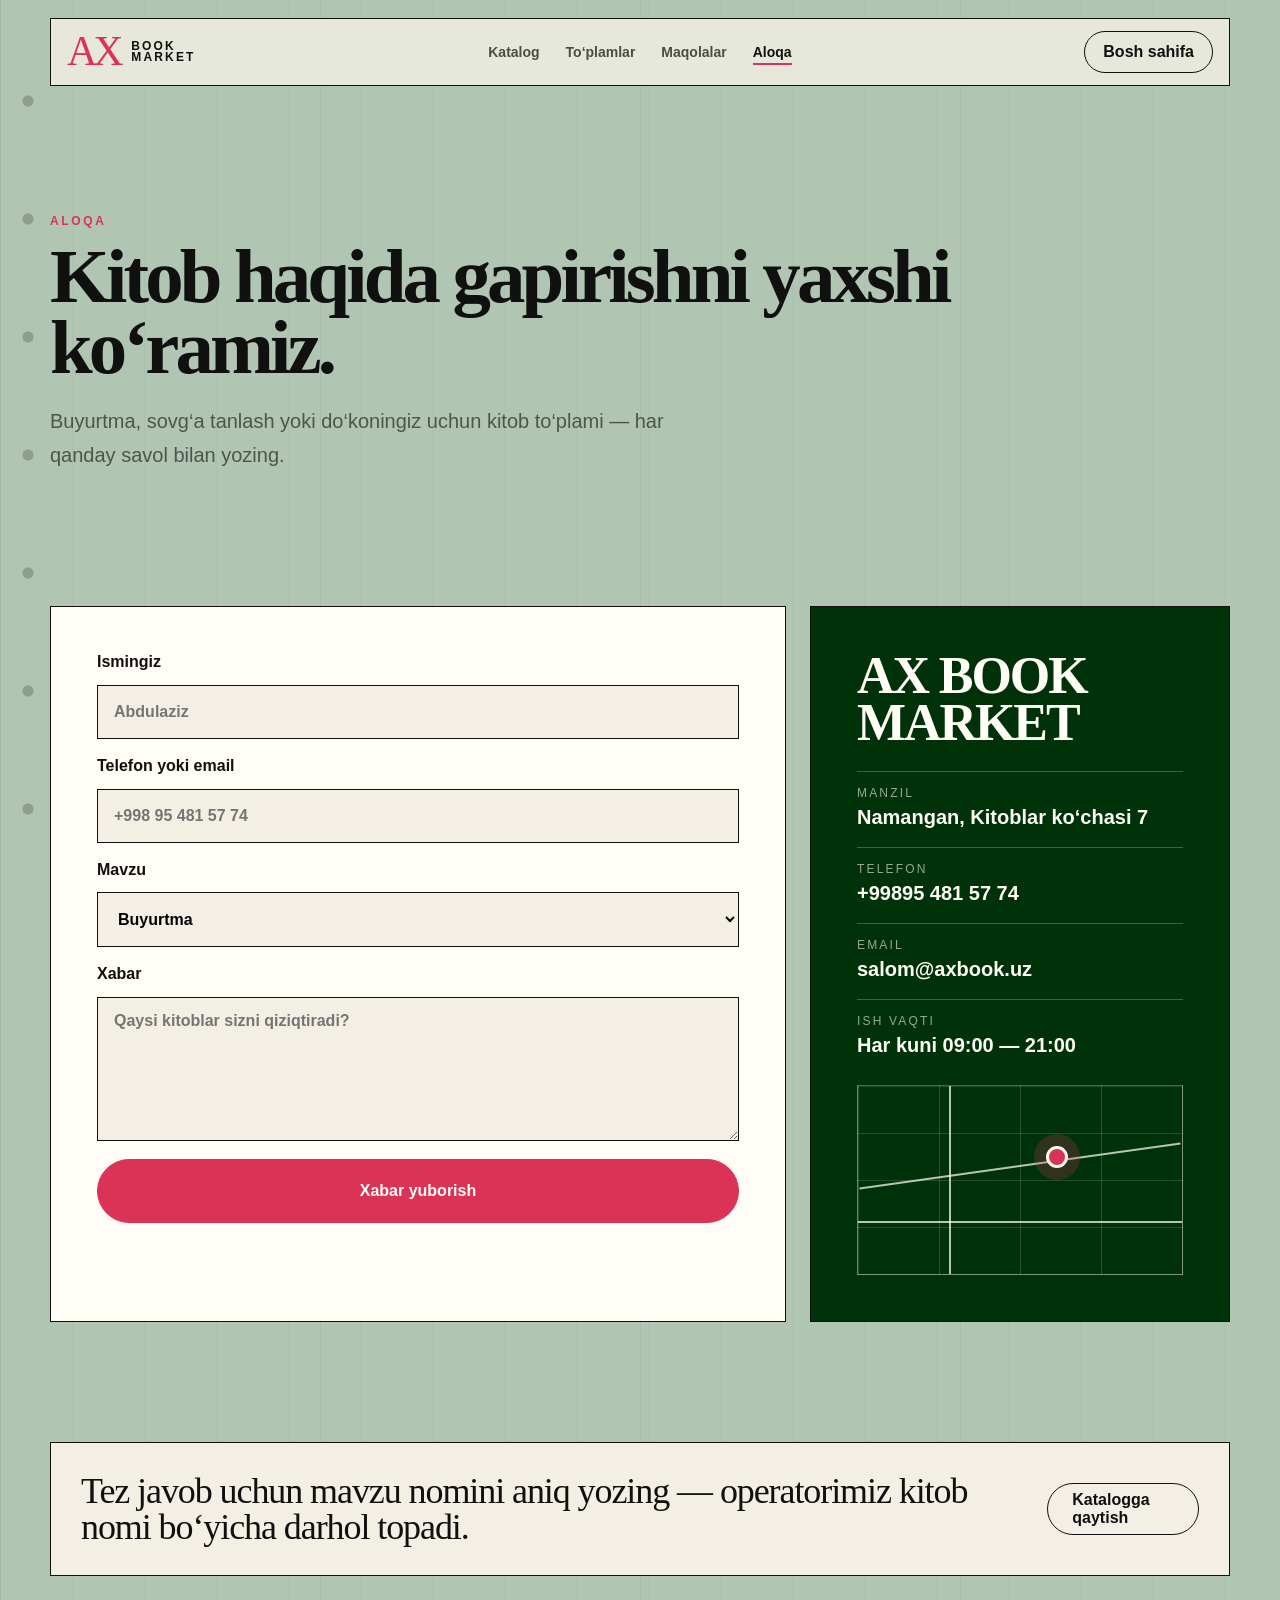
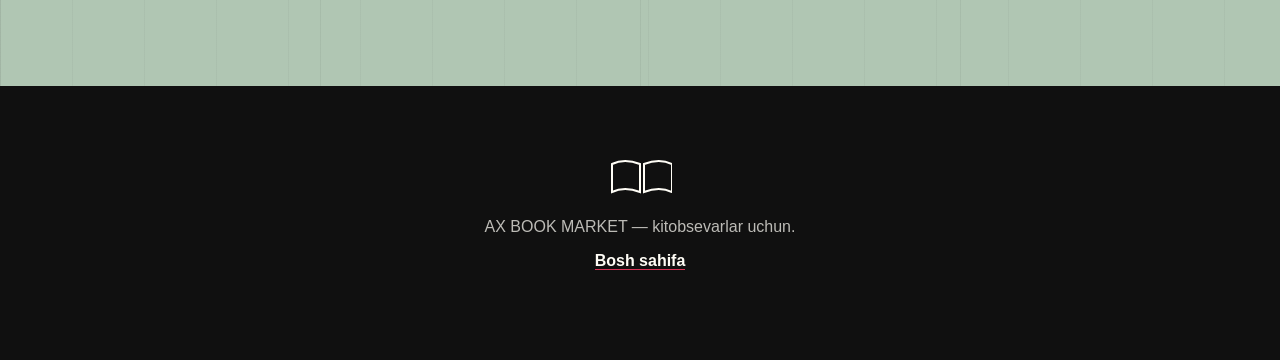
<file: contact.html>
<!DOCTYPE html>
<html lang="uz">
<head>
  <meta charset="UTF-8" />
  <meta name="viewport" content="width=device-width, initial-scale=1.0" />
  <link rel="icon" href="axicon.png" />
  <meta name="description" content="AX BOOK MARKET aloqa sahifasi — buyurtma, taklif va hamkorlik uchun yozing." />
  <title>Aloqa — AX BOOK MARKET</title>
  <link rel="stylesheet" href="style.css" />
</head>
<body class="is-opening">
  <div class="opening opening--short" aria-hidden="true">
    <div class="opening__mark">AX</div>
    <div class="opening__curtain opening__curtain--top"></div>
    <div class="opening__curtain opening__curtain--bottom"></div>
  </div>

  <header class="site-header" data-header>
    <a class="brand" href="index.html" aria-label="AX BOOK MARKET bosh sahifa">
      <span class="brand__sig">AX</span>
      <span class="brand__text">BOOK<br />MARKET</span>
    </a>
    <nav class="main-nav" aria-label="Asosiy navigatsiya">
      <a href="index.html#catalog">Katalog</a>
      <a href="index.html#collections">To‘plamlar</a>
      <a href="index.html#editorial">Maqolalar</a>
      <a href="contact.html" aria-current="page">Aloqa</a>
    </nav>
    <div class="header-actions">
      <a class="button button--small" href="index.html">Bosh sahifa</a>
      <button class="menu-toggle" type="button" data-menu-toggle aria-label="Menyuni ochish"><span></span><span></span></button>
    </div>
  </header>

  <div class="mobile-menu" data-mobile-menu>
    <a href="index.html#catalog">Katalog</a>
    <a href="index.html#collections">To‘plamlar</a>
    <a href="index.html#editorial">Maqolalar</a>
    <a href="contact.html">Aloqa</a>
  </div>

  <main class="contact-page">
    <section class="contact-hero">
      <p class="eyebrow reveal-up">Aloqa</p>
      <h1 class="reveal-up">Kitob haqida gapirishni yaxshi ko‘ramiz.</h1>
      <p class="reveal-up">Buyurtma, sovg‘a tanlash yoki do‘koningiz uchun kitob to‘plami — har qanday savol bilan yozing.</p>
    </section>

    <section class="contact-grid section-pad">
      <form class="contact-form reveal-up" data-contact-form>
        <label>Ismingiz
          <input type="text" name="name" required placeholder="Abdulaziz" />
        </label>
        <label>Telefon yoki email
          <input type="text" name="contact" required placeholder="+998 95 481 57 74" />
        </label>
        <label>Mavzu
          <select name="topic">
            <option>Buyurtma</option>
            <option>Sovg‘a tanlash</option>
            <option>Hamkorlik</option>
            <option>Boshqa savol</option>
          </select>
        </label>
        <label>Xabar
          <textarea name="message" rows="6" required placeholder="Qaysi kitoblar sizni qiziqtiradi?"></textarea>
        </label>
        <button class="button button--primary" type="submit">Xabar yuborish</button>
        <p data-contact-message aria-live="polite"></p>
      </form>

      <aside class="contact-card reveal-up">
        <h2>AX BOOK MARKET</h2>
        <dl>
          <div><dt>Manzil</dt><dd>Namangan, Kitoblar ko‘chasi 7</dd></div>
          <div><dt>Telefon</dt><dd>+99895 481 57 74</dd></div>
          <div><dt>Email</dt><dd>salom@axbook.uz</dd></div>
          <div><dt>Ish vaqti</dt><dd>Har kuni 09:00 — 21:00</dd></div>
        </dl>
        <div class="mini-map" aria-label="Dekorativ xarita">
          <span></span><span></span><span></span><i></i>
        </div>
      </aside>
    </section>

    <section class="contact-strip">
      <p class="reveal-up">Tez javob uchun mavzu nomini aniq yozing — operatorimiz kitob nomi bo‘yicha darhol topadi.</p>
      <a class="button button--ghost reveal-up" href="index.html#catalog">Katalogga qaytish</a>
    </section>
  </main>

  <footer class="site-footer">
    <div class="footer-book" aria-hidden="true">
      <svg viewBox="0 0 64 40"><path d="M4 8c8-4 18-4 28 0v28c-10-4-20-4-28 0V8Zm60 0c-8-4-18-4-28 0v28c10-4 20-4 28 0V8ZM32 8v28" fill="none" stroke="currentColor" stroke-width="2"/></svg>
    </div>
    <p>AX BOOK MARKET — kitobsevarlar uchun.</p>
    <a href="index.html">Bosh sahifa</a>
  </footer>

  <div class="toast" data-toast>Xabaringiz qabul qilindi.</div>
  <script src="script.js" defer></script>
</body>
</html>
</file>
<file: style.css>
:root {
  --sage: #b0c6b3;
  --sage-soft: #c7d4c8;
  --paper: #f3efe4;
  --cream: #fffdf6;
  --ink: #101010;
  --muted: rgba(16, 16, 16, 0.62);
  --line: rgba(16, 16, 16, 0.16);
  --crimson: #db3356;
  --forest: #00320a;
  --shadow: 0 26px 60px rgba(0, 0, 0, 0.22);
  --book-shadow: 8px 10px 0 rgba(0, 0, 0, 0.18);
  --serif: Georgia, "Times New Roman", serif;
  --sans: Inter, ui-sans-serif, -apple-system, BlinkMacSystemFont, "Segoe UI",
    sans-serif;
  --radius: 22px;
}

* {
  box-sizing: border-box;
}
html {
  scroll-behavior: smooth;
}
body {
  margin: 0;
  color: var(--ink);
  background: linear-gradient(
        90deg,
        rgba(16, 16, 16, 0.055) 1px,
        transparent 1px
      )
      0 0 / 25% 100%,
    linear-gradient(90deg, rgba(16, 16, 16, 0.035) 1px, transparent 1px) 0 0 /
      72px 100%,
    var(--sage);
  font-family: var(--sans);
  overflow-x: hidden;
}
body::before {
  content: "";
  position: fixed;
  inset: 0 auto 0 22px;
  width: 12px;
  background: radial-gradient(circle, var(--ink) 0 5px, transparent 6px) 0 42px /
    12px 118px repeat-y;
  opacity: 0.22;
  pointer-events: none;
  z-index: 0;
}
img {
  display: block;
  max-width: 100%;
}
a {
  color: inherit;
  text-decoration: none;
}
button,
input,
textarea,
select {
  font: inherit;
}
button {
  cursor: pointer;
}
main,
header,
footer {
  position: relative;
  z-index: 1;
}

.opening {
  position: fixed;
  inset: 0;
  z-index: 100;
  pointer-events: none;
  display: grid;
  place-items: center;
}
.opening__curtain {
  position: absolute;
  left: 0;
  width: 100%;
  height: 50.5%;
  background: var(--forest);
  transition: transform 0.9s cubic-bezier(0.77, 0, 0.18, 1);
}
.opening__curtain--top {
  top: 0;
  transform-origin: top;
}
.opening__curtain--bottom {
  bottom: 0;
  transform-origin: bottom;
}
.opening__mark {
  position: relative;
  z-index: 2;
  color: var(--cream);
  font-family: var(--serif);
  font-size: clamp(64px, 12vw, 168px);
  line-height: 0.8;
  letter-spacing: -0.08em;
  opacity: 0;
  transform: translateY(18px);
  transition: opacity 0.4s ease, transform 0.4s ease;
}
body.is-opening .opening__mark {
  opacity: 1;
  transform: translateY(0);
}
body.is-open .opening__curtain--top {
  transform: scaleY(0);
}
body.is-open .opening__curtain--bottom {
  transform: scaleY(0);
}
body.is-open .opening__mark {
  opacity: 0;
  transform: translateY(-18px);
  transition-delay: 0.15s;
}
body.is-open .opening {
  visibility: hidden;
  transition: visibility 0s 1s;
}

.site-header {
  position: fixed;
  top: 18px;
  left: 50%;
  transform: translateX(-50%);
  width: min(1180px, calc(100% - 36px));
  display: flex;
  align-items: center;
  justify-content: space-between;
  gap: 24px;
  padding: 12px 16px;
  border: 1px solid var(--ink);
  background: rgba(243, 239, 228, 0.82);
  backdrop-filter: blur(14px);
  z-index: 50;
  transition: background 0.3s ease, transform 0.3s ease, box-shadow 0.3s ease;
}
.site-header.is-scrolled {
  background: rgba(255, 253, 246, 0.94);
  box-shadow: 0 16px 40px rgba(0, 0, 0, 0.14);
}
.brand {
  display: flex;
  align-items: center;
  gap: 12px;
  line-height: 0.9;
}
.brand__sig {
  font-family: var(--serif);
  font-size: 42px;
  letter-spacing: -0.1em;
  color: var(--crimson);
}
.brand__text {
  font-size: 12px;
  font-weight: 800;
  letter-spacing: 0.18em;
}
.main-nav {
  display: flex;
  gap: 26px;
  font-size: 14px;
  font-weight: 700;
}
.main-nav a {
  position: relative;
  opacity: 0.72;
  transition: opacity 0.2s ease;
}
.main-nav a::after {
  content: "";
  position: absolute;
  left: 0;
  bottom: -5px;
  width: 100%;
  height: 2px;
  background: var(--crimson);
  transform: scaleX(0);
  transform-origin: left;
  transition: transform 0.24s ease;
}
.main-nav a:hover,
.main-nav a[aria-current="page"] {
  opacity: 1;
}
.main-nav a:hover::after,
.main-nav a[aria-current="page"]::after {
  transform: scaleX(1);
}
.header-actions {
  display: flex;
  align-items: center;
  gap: 10px;
}
.icon-button,
.cart-button,
.menu-toggle {
  border: 1px solid var(--ink);
  background: transparent;
  color: var(--ink);
  min-height: 42px;
  transition: background 0.2s ease, color 0.2s ease, transform 0.2s ease;
}
.icon-button:hover,
.cart-button:hover,
.menu-toggle:hover {
  background: var(--ink);
  color: var(--cream);
  transform: translateY(-2px);
}
.icon-button {
  width: 42px;
  display: grid;
  place-items: center;
  border-radius: 999px;
}
.icon-button svg {
  width: 19px;
  height: 19px;
  fill: currentColor;
}
.cart-button {
  display: flex;
  align-items: center;
  gap: 8px;
  padding: 0 12px 0 16px;
  border-radius: 999px;
  font-weight: 800;
}
.cart-button b {
  display: grid;
  place-items: center;
  min-width: 24px;
  height: 24px;
  border-radius: 999px;
  background: var(--crimson);
  color: var(--cream);
  font-size: 12px;
}
.menu-toggle {
  display: none;
  width: 44px;
  border-radius: 999px;
  position: relative;
}
.menu-toggle span {
  position: absolute;
  left: 12px;
  right: 12px;
  height: 2px;
  background: currentColor;
  transition: transform 0.25s ease, top 0.25s ease;
}
.menu-toggle span:first-child {
  top: 16px;
}
.menu-toggle span:last-child {
  top: 25px;
}
body.menu-open .menu-toggle span:first-child {
  top: 21px;
  transform: rotate(45deg);
}
body.menu-open .menu-toggle span:last-child {
  top: 21px;
  transform: rotate(-45deg);
}

.mobile-menu {
  position: fixed;
  inset: 86px 18px auto 18px;
  z-index: 49;
  background: var(--forest);
  color: var(--cream);
  border: 1px solid var(--ink);
  padding: 26px;
  display: grid;
  gap: 18px;
  font-family: var(--serif);
  font-size: 30px;
  transform: translateY(-16px);
  opacity: 0;
  visibility: hidden;
  transition: 0.28s ease;
}
body.menu-open .mobile-menu {
  transform: translateY(0);
  opacity: 1;
  visibility: visible;
}

.search-panel {
  position: fixed;
  top: 88px;
  left: 50%;
  transform: translate(-50%, -12px);
  width: min(680px, calc(100% - 36px));
  background: var(--cream);
  border: 1px solid var(--ink);
  box-shadow: var(--shadow);
  padding: 18px;
  z-index: 48;
  opacity: 0;
  visibility: hidden;
  transition: 0.25s ease;
}
body.search-open .search-panel {
  opacity: 1;
  visibility: visible;
  transform: translate(-50%, 0);
}
.search-panel label {
  display: block;
  font-weight: 900;
  margin-bottom: 8px;
}
.search-panel input {
  width: 100%;
  border: 0;
  border-bottom: 1px solid var(--ink);
  background: transparent;
  padding: 10px 0;
  outline: none;
  font-size: 20px;
}
.search-panel p {
  color: var(--muted);
  margin: 8px 0 0;
}

.hero {
  min-height: 100vh;
  display: grid;
  grid-template-columns: minmax(0, 1.05fr) minmax(340px, 0.75fr);
  align-items: center;
  gap: 30px;
  padding: 150px max(28px, calc((100vw - 1180px) / 2)) 70px;
  position: relative;
  overflow: hidden;
}
.hero__grid-lines {
  position: absolute;
  inset: 0;
  background: linear-gradient(rgba(16, 16, 16, 0.08) 1px, transparent 1px) 0 0 /
      100% 25%,
    linear-gradient(90deg, rgba(16, 16, 16, 0.05) 1px, transparent 1px) 0 0 /
      12.5% 100%;
  mask-image: linear-gradient(to bottom, black, transparent 88%);
  pointer-events: none;
}
.eyebrow {
  margin: 0 0 14px;
  font-size: 12px;
  font-weight: 900;
  letter-spacing: 0.22em;
  text-transform: uppercase;
  color: var(--crimson);
}
.hero__title {
  margin: 0;
  font-family: var(--serif);
  font-size: clamp(58px, 10vw, 156px);
  line-height: 0.78;
  letter-spacing: -0.075em;
  max-width: 11ch;
}
.title-line {
  display: block;
  overflow: hidden;
}
.title-line span {
  display: inline-block;
  transform: translateY(110%);
  transition: transform 0.9s cubic-bezier(0.19, 1, 0.22, 1);
}
body.is-open .title-line:nth-child(1) span {
  transform: translateY(0);
  transition-delay: 0.18s;
}
body.is-open .title-line:nth-child(2) span {
  transform: translateY(0);
  transition-delay: 0.3s;
}
body.is-open .title-line:nth-child(3) span {
  transform: translateY(0);
  transition-delay: 0.42s;
}
.title-line--indent {
  margin-left: clamp(28px, 8vw, 140px);
}
.title-line--accent {
  color: transparent;
  -webkit-text-stroke: 2px var(--ink);
}
.hero__lead {
  max-width: 520px;
  font-size: 19px;
  line-height: 1.65;
  color: var(--muted);
  margin: 30px 0 0;
}
.hero__actions {
  display: flex;
  flex-wrap: wrap;
  gap: 12px;
  margin-top: 34px;
}
.button {
  display: inline-flex;
  align-items: center;
  justify-content: center;
  gap: 10px;
  min-height: 52px;
  padding: 0 24px;
  border-radius: 999px;
  border: 1px solid var(--ink);
  font-weight: 900;
  transition: transform 0.2s ease, box-shadow 0.2s ease, background 0.2s ease,
    color 0.2s ease;
}
.button:hover {
  transform: translateY(-3px);
  box-shadow: 6px 8px 0 rgba(16, 16, 16, 0.2);
}
.button--primary {
  background: var(--crimson);
  color: var(--cream);
  border-color: var(--crimson);
}
.button--ghost {
  background: transparent;
}
.button--small {
  min-height: 42px;
  padding: 0 18px;
}
.hero__books {
  position: relative;
  min-height: 560px;
}
.float-book {
  position: absolute;
  margin: 0;
  width: min(250px, 42vw);
  padding: 14px;
  background: var(--cream);
  border: 1px solid var(--ink);
  box-shadow: var(--book-shadow);
  will-change: transform;
}
.float-book img {
  width: 100%;
  aspect-ratio: 3 / 4.2;
  object-fit: cover;
  border: 1px solid var(--line);
}
.float-book--one {
  top: 4%;
  left: 2%;
  transform: rotate(-8deg);
}
.float-book--two {
  top: 22%;
  right: 0;
  width: min(290px, 48vw);
  transform: rotate(6deg);
  z-index: 2;
}
.float-book--three {
  bottom: 2%;
  left: 16%;
  transform: rotate(9deg);
}
.scroll-cue {
  position: absolute;
  left: 50%;
  bottom: 24px;
  transform: translateX(-50%);
  display: flex;
  flex-direction: column;
  align-items: center;
  gap: 8px;
  color: var(--muted);
  font-size: 12px;
  letter-spacing: 0.18em;
  text-transform: uppercase;
}
.scroll-cue i {
  width: 1px;
  height: 44px;
  background: var(--ink);
  position: relative;
  overflow: hidden;
}
.scroll-cue i::after {
  content: "";
  position: absolute;
  left: 0;
  top: -100%;
  width: 100%;
  height: 100%;
  background: var(--crimson);
  animation: cue 1.6s infinite;
}
@keyframes cue {
  to {
    top: 100%;
  }
}

.ticker {
  border-block: 1px solid var(--ink);
  background: var(--forest);
  color: var(--cream);
  overflow: hidden;
  padding: 16px 0;
}
.ticker__track {
  display: flex;
  width: max-content;
  gap: 46px;
  animation: ticker 24s linear infinite;
}
.ticker__track span {
  font-family: var(--serif);
  font-size: clamp(22px, 3vw, 42px);
  white-space: nowrap;
}
@keyframes ticker {
  to {
    transform: translateX(-50%);
  }
}

.section-pad {
  padding: 120px max(28px, calc((100vw - 1180px) / 2));
}
.section-head {
  max-width: 820px;
  margin-bottom: 52px;
}
.section-head h2,
.newsletter h2,
.contact-hero h1 {
  margin: 0;
  font-family: var(--serif);
  font-size: clamp(42px, 6vw, 86px);
  line-height: 0.92;
  letter-spacing: -0.05em;
}
.section-head--split {
  max-width: none;
  display: flex;
  align-items: end;
  justify-content: space-between;
  gap: 24px;
}
.intro__grid {
  display: grid;
  grid-template-columns: 1.4fr repeat(3, 0.7fr);
  gap: 1px;
  background: var(--ink);
  border: 1px solid var(--ink);
}
.intro__big,
.intro__note {
  margin: 0;
  background: var(--paper);
  padding: clamp(24px, 4vw, 48px);
  min-height: 260px;
}
.intro__big {
  font-family: var(--serif);
  font-size: clamp(26px, 3.5vw, 44px);
  line-height: 1.08;
  letter-spacing: -0.03em;
}
.intro__note {
  display: flex;
  flex-direction: column;
  justify-content: space-between;
}
.intro__note b {
  font-family: var(--serif);
  font-size: clamp(44px, 6vw, 88px);
  line-height: 0.9;
  color: var(--crimson);
}
.intro__note span {
  color: var(--muted);
  line-height: 1.5;
}
.intro__note--dark {
  background: var(--forest);
  color: var(--cream);
}
.intro__note--dark span {
  color: rgba(255, 253, 246, 0.72);
}

.collection-row {
  display: grid;
  grid-template-columns: 1.1fr 0.9fr 1fr;
  gap: 18px;
  align-items: stretch;
}
.collection-card {
  border: 1px solid var(--ink);
  background: var(--cream);
  padding: clamp(24px, 4vw, 44px);
  min-height: 380px;
  display: flex;
  flex-direction: column;
  justify-content: space-between;
  transition: transform 0.3s ease, box-shadow 0.3s ease;
}
.collection-card:hover {
  transform: translateY(-10px) rotate(-1deg);
  box-shadow: var(--book-shadow);
}
.collection-card span {
  font-family: var(--serif);
  font-size: 72px;
  line-height: 0.8;
  color: transparent;
  -webkit-text-stroke: 1px var(--ink);
}
.collection-card h3 {
  font-family: var(--serif);
  font-size: clamp(34px, 4vw, 58px);
  line-height: 0.92;
  margin: 0;
  letter-spacing: -0.04em;
}
.collection-card p {
  color: var(--muted);
  line-height: 1.6;
}
.collection-card--red {
  background: var(--crimson);
  color: var(--cream);
  transform: translateY(42px);
}
.collection-card--red p {
  color: rgba(255, 253, 246, 0.8);
}
.collection-card--dark {
  background: var(--forest);
  color: var(--cream);
}
.collection-card--dark p {
  color: rgba(255, 253, 246, 0.72);
}
.text-button {
  align-self: flex-start;
  border: 0;
  background: transparent;
  padding: 0 0 5px;
  border-bottom: 1px solid currentColor;
  font-weight: 900;
}
.text-button:hover {
  color: var(--crimson);
}

.filter-bar {
  display: flex;
  flex-wrap: wrap;
  gap: 8px;
}
.filter-pill {
  border: 1px solid var(--ink);
  background: transparent;
  border-radius: 999px;
  padding: 9px 15px;
  font-weight: 800;
  transition: 0.2s ease;
}
.filter-pill:hover {
  transform: translateY(-2px);
}
.filter-pill.is-active {
  background: var(--ink);
  color: var(--cream);
}
.book-grid {
  display: grid;
  grid-template-columns: repeat(auto-fill, minmax(240px, 1fr));
  gap: 22px;
}
.book-card {
  border: 1px solid var(--ink);
  background: rgba(255, 253, 246, 0.72);
  padding: 14px;
  display: grid;
  gap: 14px;
  transform: translateY(28px);
  opacity: 0;
  transition: transform 0.55s cubic-bezier(0.19, 1, 0.22, 1), opacity 0.55s ease,
    box-shadow 0.25s ease;
}
.book-card.is-inview {
  transform: translateY(0);
  opacity: 1;
}
.book-card.is-hidden {
  display: none;
}
.book-card:hover {
  box-shadow: var(--book-shadow);
}
.book-card__cover {
  background: var(--sage-soft);
  border: 1px solid var(--line);
  padding: 16px;
  min-height: 330px;
  display: grid;
  place-items: center;
}
.book-card__cover img {
  width: min(100%, 190px);
  aspect-ratio: 3 / 4.3;
  object-fit: cover;
  box-shadow: 7px 9px 0 rgba(0, 0, 0, 0.2);
  transition: transform 0.3s ease;
}
.book-card:hover .book-card__cover img {
  transform: translateY(-8px) rotate(-1.5deg) scale(1.04);
}
.book-card__meta h3 {
  margin: 0;
  font-family: var(--serif);
  font-size: 26px;
  line-height: 0.95;
  letter-spacing: -0.03em;
}
.book-card__meta p {
  margin: 7px 0;
  color: var(--muted);
}
.book-card__meta span {
  font-weight: 900;
  color: var(--crimson);
}
.book-card__actions {
  display: grid;
  grid-template-columns: 1fr 1fr;
  gap: 8px;
}
.book-card__actions button {
  border: 1px solid var(--ink);
  background: transparent;
  min-height: 42px;
  font-weight: 900;
  transition: 0.2s ease;
}
.book-card__actions button:first-child {
  background: var(--ink);
  color: var(--cream);
}
.book-card__actions button:hover {
  transform: translateY(-2px);
  background: var(--crimson);
  border-color: var(--crimson);
  color: var(--cream);
}

.essay-list {
  border-top: 1px solid var(--ink);
}
.essay {
  display: grid;
  grid-template-columns: 90px minmax(0, 0.8fr) minmax(280px, 1fr);
  gap: 26px;
  padding: 34px 0;
  border-bottom: 1px solid var(--ink);
  align-items: start;
}
.essay span {
  font-family: var(--serif);
  color: var(--crimson);
  font-size: 28px;
}
.essay h3 {
  margin: 0;
  font-family: var(--serif);
  font-size: clamp(30px, 4vw, 54px);
  line-height: 0.95;
  letter-spacing: -0.04em;
}
.essay p {
  margin: 0;
  color: var(--muted);
  line-height: 1.75;
}

.quote-band {
  min-height: 62vh;
  display: grid;
  place-items: center;
  text-align: center;
  padding: 80px 24px;
  background: var(--forest);
  color: var(--cream);
}
.quote-band blockquote {
  margin: 0;
  max-width: 980px;
  font-family: var(--serif);
  font-size: clamp(38px, 7vw, 92px);
  line-height: 0.95;
  letter-spacing: -0.05em;
}
.quote-band p {
  color: rgba(255, 253, 246, 0.62);
}

.accordion {
  border: 1px solid var(--ink);
  background: var(--cream);
}
.accordion__item {
  width: 100%;
  border: 0;
  border-bottom: 1px solid var(--ink);
  background: transparent;
  padding: 24px;
  display: flex;
  justify-content: space-between;
  gap: 20px;
  text-align: left;
  font-weight: 900;
  font-size: 20px;
}
.accordion__item span {
  font-family: var(--serif);
  font-size: 30px;
  line-height: 0.7;
  transition: transform 0.2s ease;
}
.accordion__item.is-open span {
  transform: rotate(45deg);
}
.accordion__panel {
  max-height: 0;
  overflow: hidden;
  transition: max-height 0.35s ease;
  background: var(--paper);
}
.accordion__panel p {
  margin: 0;
  padding: 0 24px 24px;
  color: var(--muted);
  line-height: 1.7;
}

.newsletter {
  padding: 110px max(28px, calc((100vw - 1180px) / 2));
}
.newsletter__inner {
  border: 1px solid var(--ink);
  background: var(--crimson);
  color: var(--cream);
  padding: clamp(30px, 6vw, 70px);
  display: grid;
  grid-template-columns: 1.1fr 0.9fr;
  gap: 26px;
  align-items: center;
}
.newsletter form {
  display: flex;
  gap: 10px;
}
.newsletter input {
  flex: 1;
  min-width: 0;
  border: 1px solid var(--cream);
  background: transparent;
  color: var(--cream);
  padding: 0 18px;
  min-height: 52px;
  outline: none;
}
.newsletter input::placeholder {
  color: rgba(255, 253, 246, 0.65);
}
.newsletter .button {
  border-color: var(--cream);
  background: var(--cream);
  color: var(--ink);
}
.newsletter p {
  grid-column: 1 / -1;
  margin: 0;
  min-height: 22px;
}

.site-footer {
  background: var(--ink);
  color: var(--cream);
  text-align: center;
  padding: 70px 20px 90px;
}
.footer-book {
  width: 64px;
  margin: 0 auto 18px;
  color: var(--cream);
}
.footer-book svg {
  width: 100%;
}
.site-footer p {
  color: rgba(255, 253, 246, 0.72);
}
.site-footer a {
  font-weight: 900;
  border-bottom: 1px solid var(--crimson);
}

.modal {
  position: fixed;
  inset: 0;
  display: grid;
  place-items: center;
  padding: 20px;
  background: rgba(0, 0, 0, 0.52);
  z-index: 90;
  opacity: 0;
  visibility: hidden;
  transition: 0.25s ease;
}
.modal.is-open {
  opacity: 1;
  visibility: visible;
}
.modal__card {
  width: min(760px, 100%);
  background: var(--cream);
  border: 1px solid var(--ink);
  box-shadow: var(--shadow);
  padding: 22px;
  display: grid;
  grid-template-columns: 240px 1fr;
  gap: 22px;
  transform: translateY(20px);
  transition: transform 0.25s ease;
}
.modal.is-open .modal__card {
  transform: translateY(0);
}
.modal__card img {
  width: 100%;
  border: 1px solid var(--line);
  box-shadow: var(--book-shadow);
}
.modal__card h3 {
  margin: 0 0 10px;
  font-family: var(--serif);
  font-size: 42px;
  line-height: 0.95;
}
.modal__card p {
  color: var(--muted);
  line-height: 1.65;
}
.modal__close {
  position: absolute;
  top: -16px;
  right: -16px;
  width: 42px;
  height: 42px;
  border-radius: 999px;
  border: 1px solid var(--ink);
  background: var(--cream);
  font-size: 28px;
}
.toast {
  position: fixed;
  left: 50%;
  bottom: 24px;
  transform: translate(-50%, 20px);
  background: var(--ink);
  color: var(--cream);
  border: 1px solid var(--cream);
  padding: 12px 18px;
  border-radius: 999px;
  z-index: 95;
  opacity: 0;
  visibility: hidden;
  transition: 0.25s ease;
}
.toast.is-show {
  opacity: 1;
  visibility: visible;
  transform: translate(-50%, 0);
}

.reveal-up {
  opacity: 0;
  transform: translateY(28px);
  transition: opacity 0.7s ease, transform 0.7s cubic-bezier(0.19, 1, 0.22, 1);
}
.reveal-up.is-inview {
  opacity: 1;
  transform: translateY(0);
}

.contact-page .contact-hero {
  min-height: 64vh;
  display: grid;
  align-content: center;
  padding: 170px max(28px, calc((100vw - 1180px) / 2)) 40px;
}
.contact-hero p:not(.eyebrow) {
  max-width: 640px;
  font-size: 20px;
  line-height: 1.7;
  color: var(--muted);
}
.contact-grid {
  display: grid;
  grid-template-columns: minmax(0, 1fr) 420px;
  gap: 24px;
  padding-top: 30px;
}
.contact-form {
  border: 1px solid var(--ink);
  background: var(--cream);
  padding: clamp(24px, 4vw, 46px);
  display: grid;
  gap: 18px;
}
.contact-form label {
  display: grid;
  gap: 8px;
  font-weight: 900;
}
.contact-form input,
.contact-form textarea,
.contact-form select {
  width: 100%;
  border: 1px solid var(--ink);
  background: var(--paper);
  padding: 14px 16px;
  outline: none;
  transition: box-shadow 0.2s ease, transform 0.2s ease;
}
.contact-form input:focus,
.contact-form textarea:focus,
.contact-form select:focus {
  box-shadow: 5px 6px 0 rgba(219, 51, 86, 0.22);
  transform: translateY(-2px);
}
.contact-form p {
  margin: 0;
  min-height: 22px;
  color: var(--forest);
  font-weight: 800;
}
.contact-card {
  border: 1px solid var(--ink);
  background: var(--forest);
  color: var(--cream);
  padding: clamp(24px, 4vw, 46px);
}
.contact-card h2 {
  margin: 0 0 24px;
  font-family: var(--serif);
  font-size: 52px;
  line-height: 0.9;
  letter-spacing: -0.04em;
}
.contact-card dl {
  margin: 0;
  display: grid;
  gap: 18px;
}
.contact-card div {
  border-top: 1px solid rgba(255, 253, 246, 0.24);
  padding-top: 14px;
}
.contact-card dt {
  font-size: 12px;
  letter-spacing: 0.18em;
  text-transform: uppercase;
  color: rgba(255, 253, 246, 0.58);
}
.contact-card dd {
  margin: 6px 0 0;
  font-size: 20px;
  font-weight: 800;
}
.mini-map {
  margin-top: 28px;
  height: 190px;
  border: 1px solid rgba(255, 253, 246, 0.4);
  position: relative;
  overflow: hidden;
  background: linear-gradient(
        90deg,
        rgba(255, 253, 246, 0.16) 1px,
        transparent 1px
      )
      0 0 / 25% 100%,
    linear-gradient(rgba(255, 253, 246, 0.14) 1px, transparent 1px) 0 0 / 100%
      25%;
}
.mini-map span {
  position: absolute;
  background: var(--cream);
  opacity: 0.72;
}
.mini-map span:nth-child(1) {
  left: 0;
  top: 42%;
  width: 100%;
  height: 2px;
  transform: rotate(-8deg);
}
.mini-map span:nth-child(2) {
  left: 28%;
  top: 0;
  width: 2px;
  height: 100%;
}
.mini-map span:nth-child(3) {
  left: 0;
  top: 72%;
  width: 100%;
  height: 2px;
}
.mini-map i {
  position: absolute;
  left: 58%;
  top: 32%;
  width: 22px;
  height: 22px;
  background: var(--crimson);
  border: 3px solid var(--cream);
  border-radius: 50%;
  box-shadow: 0 0 0 12px rgba(219, 51, 86, 0.22);
}
.contact-strip {
  margin: 0 max(28px, calc((100vw - 1180px) / 2)) 110px;
  border: 1px solid var(--ink);
  background: var(--paper);
  padding: 30px;
  display: flex;
  justify-content: space-between;
  gap: 20px;
  align-items: center;
}
.contact-strip p {
  margin: 0;
  font-family: var(--serif);
  font-size: clamp(22px, 3vw, 36px);
  line-height: 1;
  letter-spacing: -0.03em;
}

@media (max-width: 980px) {
  .main-nav {
    display: none;
  }
  .menu-toggle {
    display: block;
  }
  .hero {
    grid-template-columns: 1fr;
    padding-top: 130px;
  }
  .hero__books {
    min-height: 460px;
  }
  .section-head--split,
  .intro__grid,
  .collection-row,
  .newsletter__inner,
  .contact-grid,
  .essay,
  .modal__card {
    grid-template-columns: 1fr;
  }
  .collection-card--red {
    transform: none;
  }
  .contact-strip {
    flex-direction: column;
    align-items: flex-start;
  }
}

@media (max-width: 640px) {
  body::before {
    display: none;
  }
  .site-header {
    top: 10px;
    width: calc(100% - 20px);
  }
  .cart-button span {
    display: none;
  }
  .hero__title {
    font-size: clamp(54px, 18vw, 92px);
  }
  .hero__lead {
    font-size: 17px;
  }
  .float-book--two {
    width: 210px;
  }
  .float-book--one,
  .float-book--three {
    width: 170px;
  }
  .section-pad {
    padding-block: 84px;
  }
  .book-card__cover {
    min-height: 290px;
  }
  .newsletter form {
    flex-direction: column;
  }
  .newsletter input {
    min-height: 52px;
  }
  .modal__card {
    max-height: 88vh;
    overflow: auto;
  }
}

@media (prefers-reduced-motion: reduce) {
  *,
  *::before,
  *::after {
    animation-duration: 0.01ms !important;
    animation-iteration-count: 1 !important;
    scroll-behavior: auto !important;
    transition-duration: 0.01ms !important;
  }
  .opening {
    display: none;
  }
  .reveal-up,
  .book-card,
  .title-line span {
    opacity: 1 !important;
    transform: none !important;
  }
}
</file>
